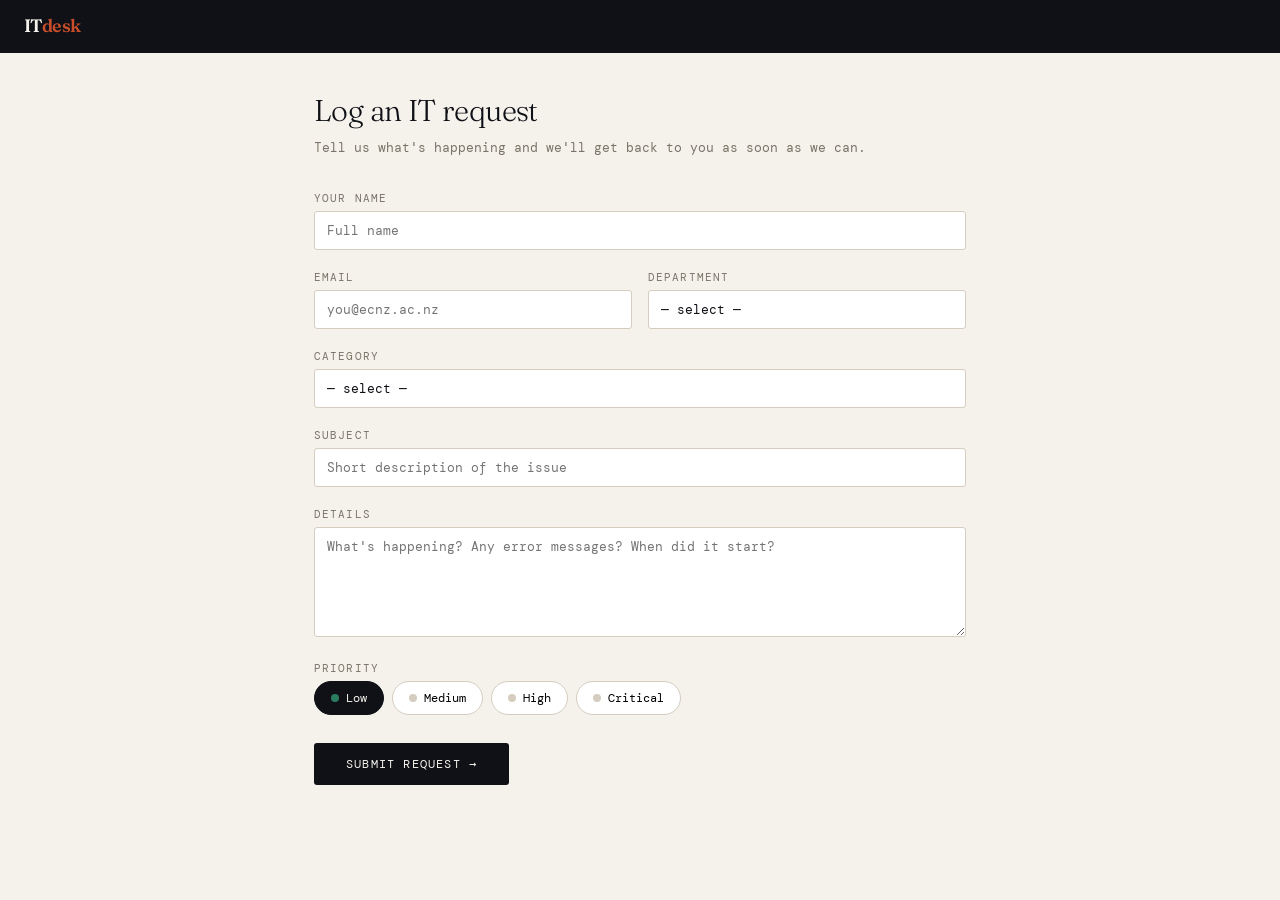
<file: index.html>
<!DOCTYPE html>
<html lang="en">
<head>
<meta charset="UTF-8" />
<meta name="viewport" content="width=device-width, initial-scale=1.0" />
<title>IT Service Desk — Log a Request</title>
<link href="https://fonts.googleapis.com/css2?family=DM+Mono:wght@400;500&family=Fraunces:ital,wght@0,300;0,600;1,300&display=swap" rel="stylesheet" />
<style>
  *, *::before, *::after { box-sizing: border-box; margin: 0; padding: 0; }
  :root {
    --ink:    #0f1117;
    --paper:  #f5f2eb;
    --mid:    #e8e3d8;
    --rule:   #d4cdc0;
    --accent: #c94f2c;
    --ok:     #2a7c5f;
    --warn:   #c47d1a;
    --muted:  #7a7469;
  }
  body { font-family: 'DM Mono', monospace; background: var(--paper); color: var(--ink); min-height: 100vh; font-size: 13px; }

  nav { display: flex; align-items: center; border-bottom: 2px solid var(--ink); background: var(--ink); padding: 0 24px; }
  .nav-brand { font-family: 'Fraunces', serif; font-size: 18px; font-weight: 600; color: var(--paper); letter-spacing: -0.03em; padding: 14px 0; }
  .nav-brand span { color: var(--accent); }

  .wrap { padding: 40px 24px; max-width: 700px; margin: 0 auto; }

  .form-header { margin-bottom: 32px; }
  .form-header h1 { font-family: 'Fraunces', serif; font-size: 30px; font-weight: 300; line-height: 1.2; letter-spacing: -0.02em; }
  .form-header p { color: var(--muted); margin-top: 8px; line-height: 1.7; }

  .field { margin-bottom: 20px; }
  .field label { display: block; font-size: 11px; letter-spacing: 0.1em; text-transform: uppercase; color: var(--muted); margin-bottom: 6px; }
  input[type=text], input[type=email], select, textarea {
    width: 100%; background: #fff; border: 1.5px solid var(--rule); border-radius: 3px;
    font-family: 'DM Mono', monospace; font-size: 13px; color: var(--ink);
    padding: 10px 12px; outline: none; transition: border-color .15s; appearance: none;
  }
  input:focus, select:focus, textarea:focus { border-color: var(--ink); }
  textarea { resize: vertical; min-height: 110px; }
  .row-2 { display: grid; grid-template-columns: 1fr 1fr; gap: 16px; }

  /* PRIORITY PILLS */
  .pill-group { display: flex; gap: 8px; flex-wrap: wrap; }
  .pill {
    display: inline-flex; align-items: center; gap: 7px;
    padding: 8px 16px; border: 1.5px solid var(--rule); border-radius: 100px;
    background: #fff; cursor: pointer; font-family: 'DM Mono', monospace;
    font-size: 12px; user-select: none; transition: background .15s, border-color .15s, color .15s;
  }
  .pill-dot { width: 8px; height: 8px; border-radius: 50%; background: var(--rule); flex-shrink: 0; transition: background .15s; }
  .pill.active { border-color: var(--ink); background: var(--ink); color: var(--paper); }
  .pill.active.p-low      .pill-dot { background: var(--ok); }
  .pill.active.p-medium   .pill-dot { background: var(--warn); }
  .pill.active.p-high     .pill-dot { background: var(--accent); }
  .pill.active.p-critical .pill-dot { background: #b91c1c; }

  .submit-btn {
    background: var(--ink); color: var(--paper); border: none;
    font-family: 'DM Mono', monospace; font-size: 12px; letter-spacing: 0.1em;
    text-transform: uppercase; padding: 13px 32px; border-radius: 3px;
    cursor: pointer; margin-top: 8px; transition: background .15s, transform .1s;
  }
  .submit-btn:hover { background: #2a2f42; }
  .submit-btn:active { transform: scale(0.98); }
  .submit-btn:disabled { opacity: 0.5; cursor: not-allowed; transform: none; }

  .toast { display: none; padding: 13px 18px; border-radius: 3px; margin-top: 16px; font-size: 12px; line-height: 1.6; }
  .toast.success { background: var(--ok); color: #fff; }
  .toast.error   { background: #b91c1c; color: #fff; }

  @media (max-width: 500px) { .row-2 { grid-template-columns: 1fr; } }
</style>
</head>
<body>

<nav>
  <div class="nav-brand">IT<span>desk</span></div>
</nav>

<div class="wrap">
  <div class="form-header">
    <h1>Log an IT request</h1>
    <p>Tell us what's happening and we'll get back to you as soon as we can.</p>
  </div>

  <div class="field">
    <label>Your name</label>
    <input type="text" id="f-name" placeholder="Full name" />
  </div>

  <div class="row-2">
    <div class="field">
      <label>Email</label>
      <input type="email" id="f-email" placeholder="you@ecnz.ac.nz" />
    </div>
    <div class="field">
      <label>Department</label>
      <select id="f-dept">
        <option value="">— select —</option>
        <option>Academic</option>
        <option>Administration</option>
        <option>Finance</option>
        <option>HR</option>
        <option>Leadership</option>
        <option>Operations</option>
        <option>Other</option>
      </select>
    </div>
  </div>

  <div class="field">
    <label>Category</label>
    <select id="f-cat">
      <option value="">— select —</option>
      <option>Account / Access</option>
      <option>Device / Hardware</option>
      <option>Email / Outlook</option>
      <option>Microsoft 365 / Teams</option>
      <option>Network / Internet</option>
      <option>Printer / Peripheral</option>
      <option>Software / Application</option>
      <option>Other</option>
    </select>
  </div>

  <div class="field">
    <label>Subject</label>
    <input type="text" id="f-subject" placeholder="Short description of the issue" />
  </div>

  <div class="field">
    <label>Details</label>
    <textarea id="f-desc" placeholder="What's happening? Any error messages? When did it start?"></textarea>
  </div>

  <div class="field">
    <label>Priority</label>
    <div class="pill-group" id="pill-group">
      <button type="button" class="pill p-low active"     onclick="selectPill(this)"><span class="pill-dot"></span>Low</button>
      <button type="button" class="pill p-medium"         onclick="selectPill(this)"><span class="pill-dot"></span>Medium</button>
      <button type="button" class="pill p-high"           onclick="selectPill(this)"><span class="pill-dot"></span>High</button>
      <button type="button" class="pill p-critical"       onclick="selectPill(this)"><span class="pill-dot"></span>Critical</button>
    </div>
  </div>

  <button class="submit-btn" id="submit-btn" onclick="submitTicket()">Submit request &rarr;</button>
  <div class="toast" id="toast"></div>
</div>

<script>
var FLOW_SUBMIT = ''; // ← paste Flow 1 URL here when ready

var selectedPriority = 'low';

function selectPill(el) {
  document.querySelectorAll('.pill').forEach(function(p) { p.classList.remove('active'); });
  el.classList.add('active');
  selectedPriority = el.textContent.trim().toLowerCase();
}

function showToast(msg, type) {
  var t = document.getElementById('toast');
  t.textContent = msg;
  t.className = 'toast ' + (type || 'success');
  t.style.display = 'block';
  setTimeout(function() { t.style.display = 'none'; }, 5000);
}

function genId() { return 'INC-' + String(Math.floor(1000 + Math.random() * 9000)); }

function submitTicket() {
  var name    = document.getElementById('f-name').value.trim();
  var email   = document.getElementById('f-email').value.trim();
  var dept    = document.getElementById('f-dept').value;
  var cat     = document.getElementById('f-cat').value;
  var subject = document.getElementById('f-subject').value.trim();
  var desc    = document.getElementById('f-desc').value.trim();

  if (!name || !email || !dept || !cat || !subject || !desc) {
    showToast('Please fill in all fields before submitting.', 'error');
    return;
  }

  var ticket = {
    id: 'PENDING', name: name, email: email, dept: dept,
    cat: cat, subject: subject, desc: desc,
    priority: selectedPriority, status: 'open',
    notes: '', replies: [], created: new Date().toISOString()
  };

  var btn = document.getElementById('submit-btn');
  btn.disabled = true;
  btn.textContent = 'Submitting\u2026';

  if (FLOW_SUBMIT) {
    fetch(FLOW_SUBMIT, {
      method: 'POST',
      headers: { 'Content-Type': 'application/json' },
      body: JSON.stringify(ticket)
    })
    .then(function(r) {
      if (!r.ok) throw new Error('Flow error');
      showToast('\u2713 Request logged \u2014 we will be in touch soon.', 'success');
      clearForm();
    })
    .catch(function() {
      showToast('\u26A0 Could not submit. Please try again or contact IT directly.', 'error');
    })
    .finally(function() {
      btn.disabled = false;
      btn.textContent = 'Submit request \u2192';
    });
  } else {
    // Demo mode — save to localStorage
    var stored = [];
    try { stored = JSON.parse(localStorage.getItem('itdesk_tickets') || '[]'); } catch(e) {}
    stored.unshift(ticket);
    localStorage.setItem('itdesk_tickets', JSON.stringify(stored));
    showToast('\u2713 Request logged (demo mode \u2014 connect Power Automate to go live).', 'success');
    clearForm();
    btn.disabled = false;
    btn.textContent = 'Submit request \u2192';
  }
}

function clearForm() {
  ['f-name', 'f-email', 'f-subject', 'f-desc'].forEach(function(id) {
    document.getElementById(id).value = '';
  });
  document.getElementById('f-dept').value = '';
  document.getElementById('f-cat').value  = '';
  document.querySelectorAll('.pill').forEach(function(p) { p.classList.remove('active'); });
  document.querySelector('.pill.p-low').classList.add('active');
  selectedPriority = 'low';
}
</script>
</body>
</html>
</file>
